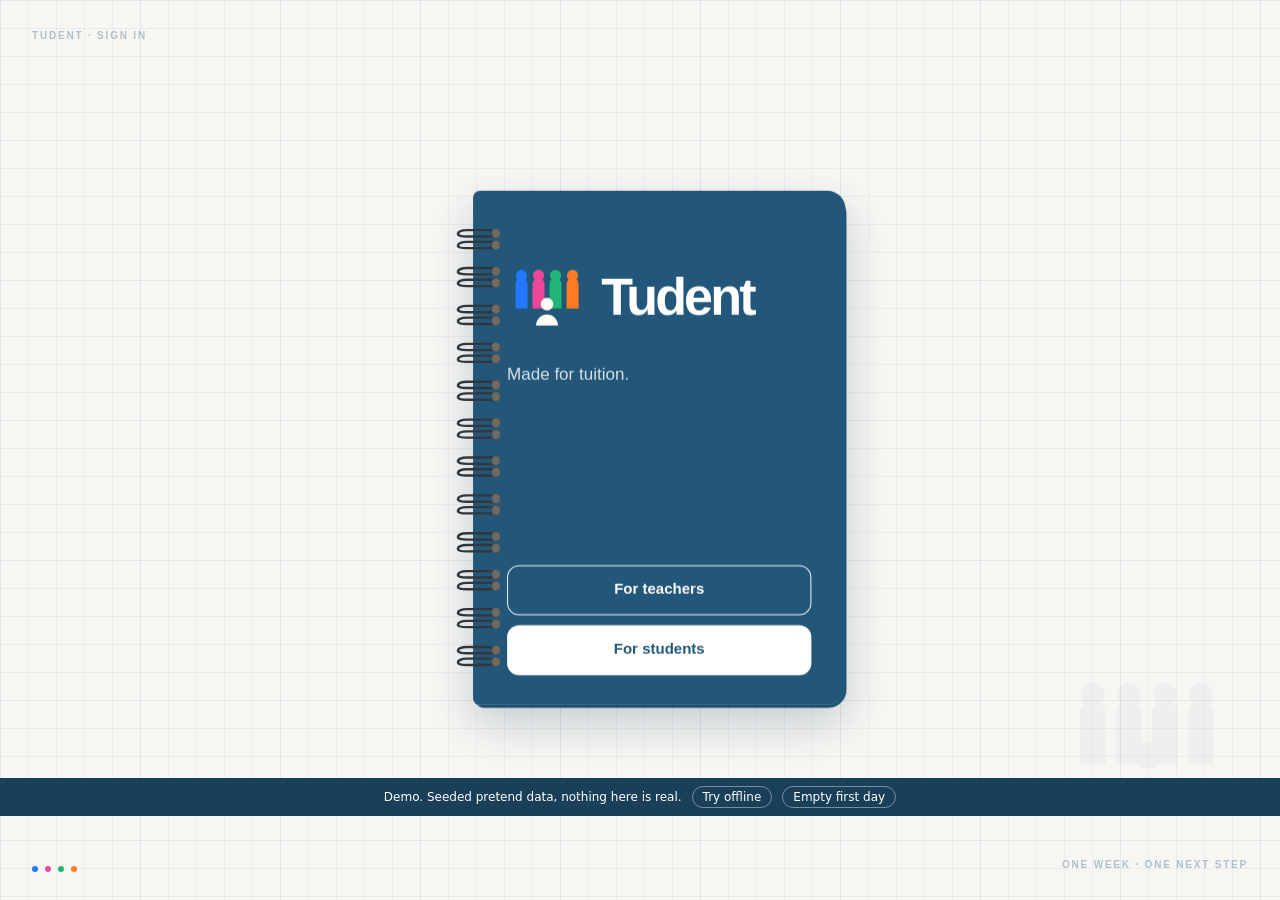
<file: app/index.html>
<!doctype html>
<html lang="en">
<head>
  <meta charset="UTF-8" />
  <meta name="viewport" content="width=device-width, initial-scale=1, viewport-fit=cover" />
  <meta name="theme-color" content="#f7f6f3" />
  <!-- Installability. The manifest, the icons and a service worker are the
       three things a browser wants before it will offer "Add to home screen".
       Icons are BUILD OUTPUT of packages/ui/icons: run scripts/build-icons.mjs,
       never hand-edit a PNG. Every one uses the SMALL CUT, because an icon is
       always small and the five-figure mark is illegible below about 64px
       (BRAND section 11, 2026-08-15). -->
  <link rel="manifest" href="./manifest.webmanifest" />
  <link rel="icon" href="./icons/favicon.svg" type="image/svg+xml" />
  <link rel="icon" href="./icons/favicon-32.png" sizes="32x32" type="image/png" />
  <link rel="icon" href="./icons/favicon-16.png" sizes="16x16" type="image/png" />
  <link rel="apple-touch-icon" href="./icons/apple-touch-icon.png" />
  <meta name="apple-mobile-web-app-capable" content="yes" />
  <meta name="apple-mobile-web-app-status-bar-style" content="default" />
  <meta name="apple-mobile-web-app-title" content="Tudent" />
  <title>Tudent</title>
  <script type="module" crossorigin src="./assets/index-2M0c4oi4.js"></script>
  <link rel="stylesheet" crossorigin href="./assets/index-BBIHwQDO.css">
</head>
<body>
  <div class="statusfill" aria-hidden="true"></div>
  <div id="app">
    <!-- Usable navigation BEFORE any enhancement: if no script ever runs,
         these ordinary links still route. The app replaces this node. -->
    <nav aria-label="Open Tudent" style="min-height:100dvh;display:flex;flex-direction:column;align-items:center;justify-content:center;gap:12px;padding:20px">
      <strong style="font-size:26px">Tudent</strong>
      <p>Made for tuition.</p>
      <a href="../teacher/" data-nojs-teacher>For teachers</a>
      <a href="#student" data-nojs-student>For students</a>
      <noscript><p>Tudent needs JavaScript to sign you in. The links above
      still take you to the right door.</p></noscript>
    </nav>
  </div>
</body>
</html>
</file>
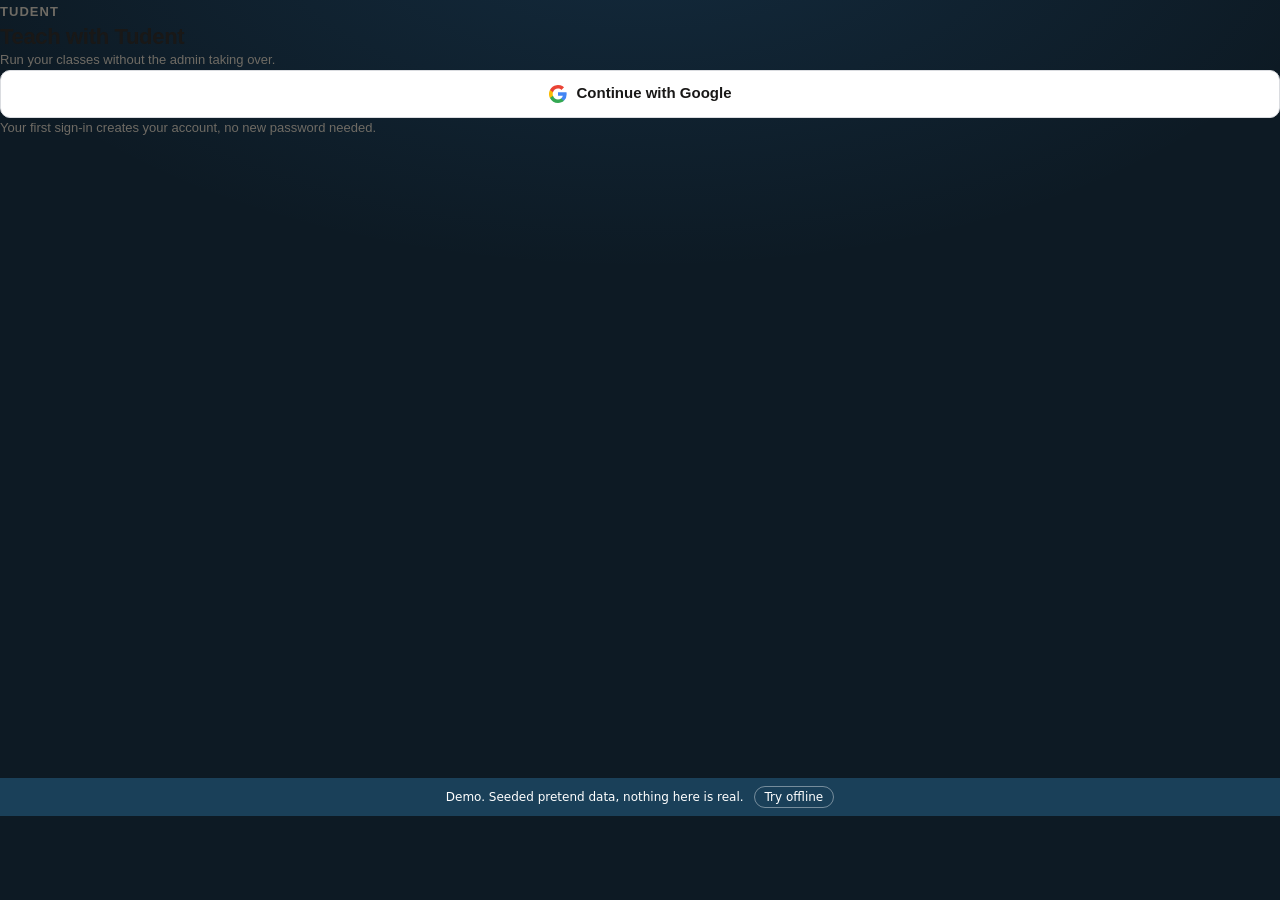
<file: teach/index.html>
<!doctype html>
<html lang="en">
<head>
  <meta charset="UTF-8" />
  <meta name="viewport" content="width=device-width, initial-scale=1, viewport-fit=cover" />
  <meta name="theme-color" content="#f7f6f3" />
  <!-- Installability. The manifest, the icons and a service worker are the
       three things a browser wants before it will offer "Add to home screen".
       Icons are BUILD OUTPUT of packages/ui/icons: run scripts/build-icons.mjs,
       never hand-edit a PNG. Every one uses the SMALL CUT, because an icon is
       always small and the five-figure mark is illegible below about 64px
       (BRAND section 11, 2026-08-15). -->
  <link rel="manifest" href="./manifest.webmanifest" />
  <link rel="icon" href="./icons/favicon.svg" type="image/svg+xml" />
  <link rel="icon" href="./icons/favicon-32.png" sizes="32x32" type="image/png" />
  <link rel="icon" href="./icons/favicon-16.png" sizes="16x16" type="image/png" />
  <link rel="apple-touch-icon" href="./icons/apple-touch-icon.png" />
  <meta name="apple-mobile-web-app-capable" content="yes" />
  <meta name="apple-mobile-web-app-status-bar-style" content="default" />
  <meta name="apple-mobile-web-app-title" content="Tudent" />
  <title>Tudent for teachers</title>
  
  <script type="module" crossorigin src="./assets/index-DZwVcvVC.js"></script>
  <link rel="stylesheet" crossorigin href="./assets/index-BBIHwQDO.css">
</head>
<body>
  <div class="statusfill" aria-hidden="true"></div>
  <div id="app"></div>
</body>
</html>
</file>
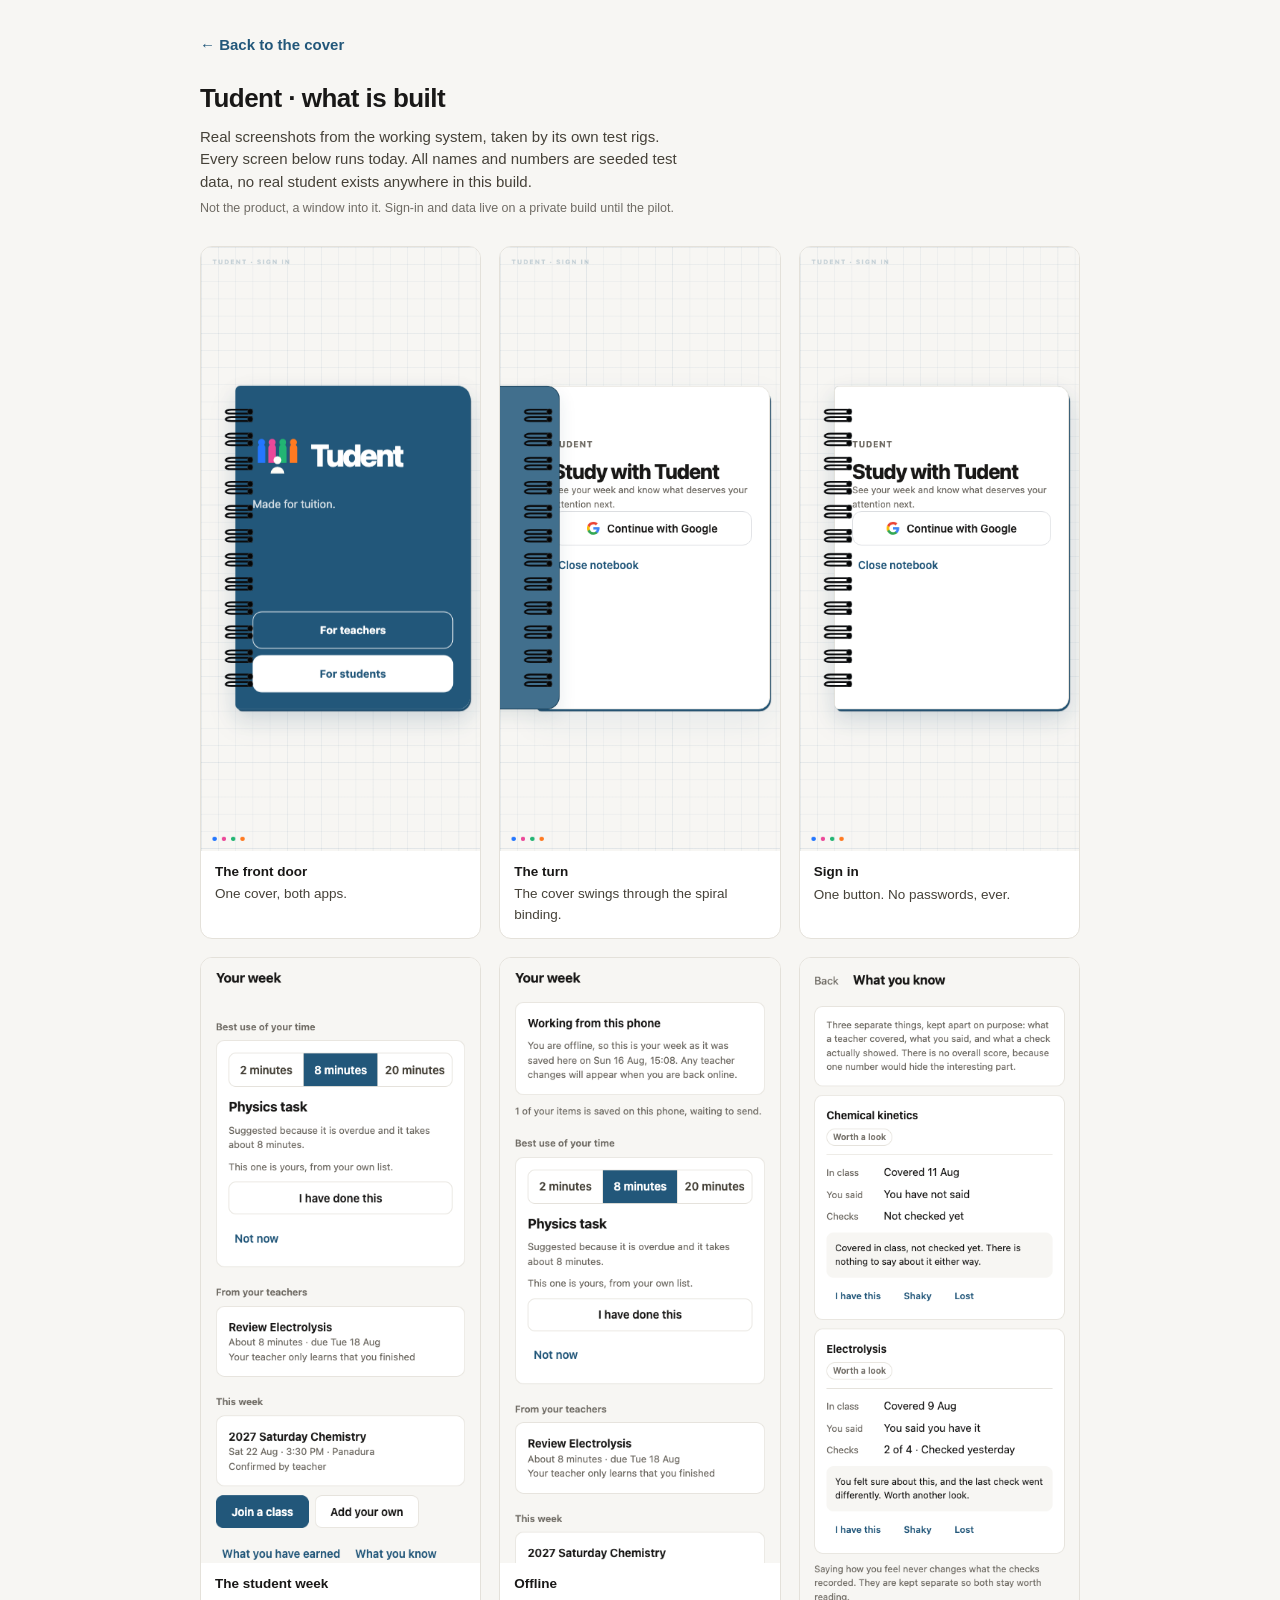
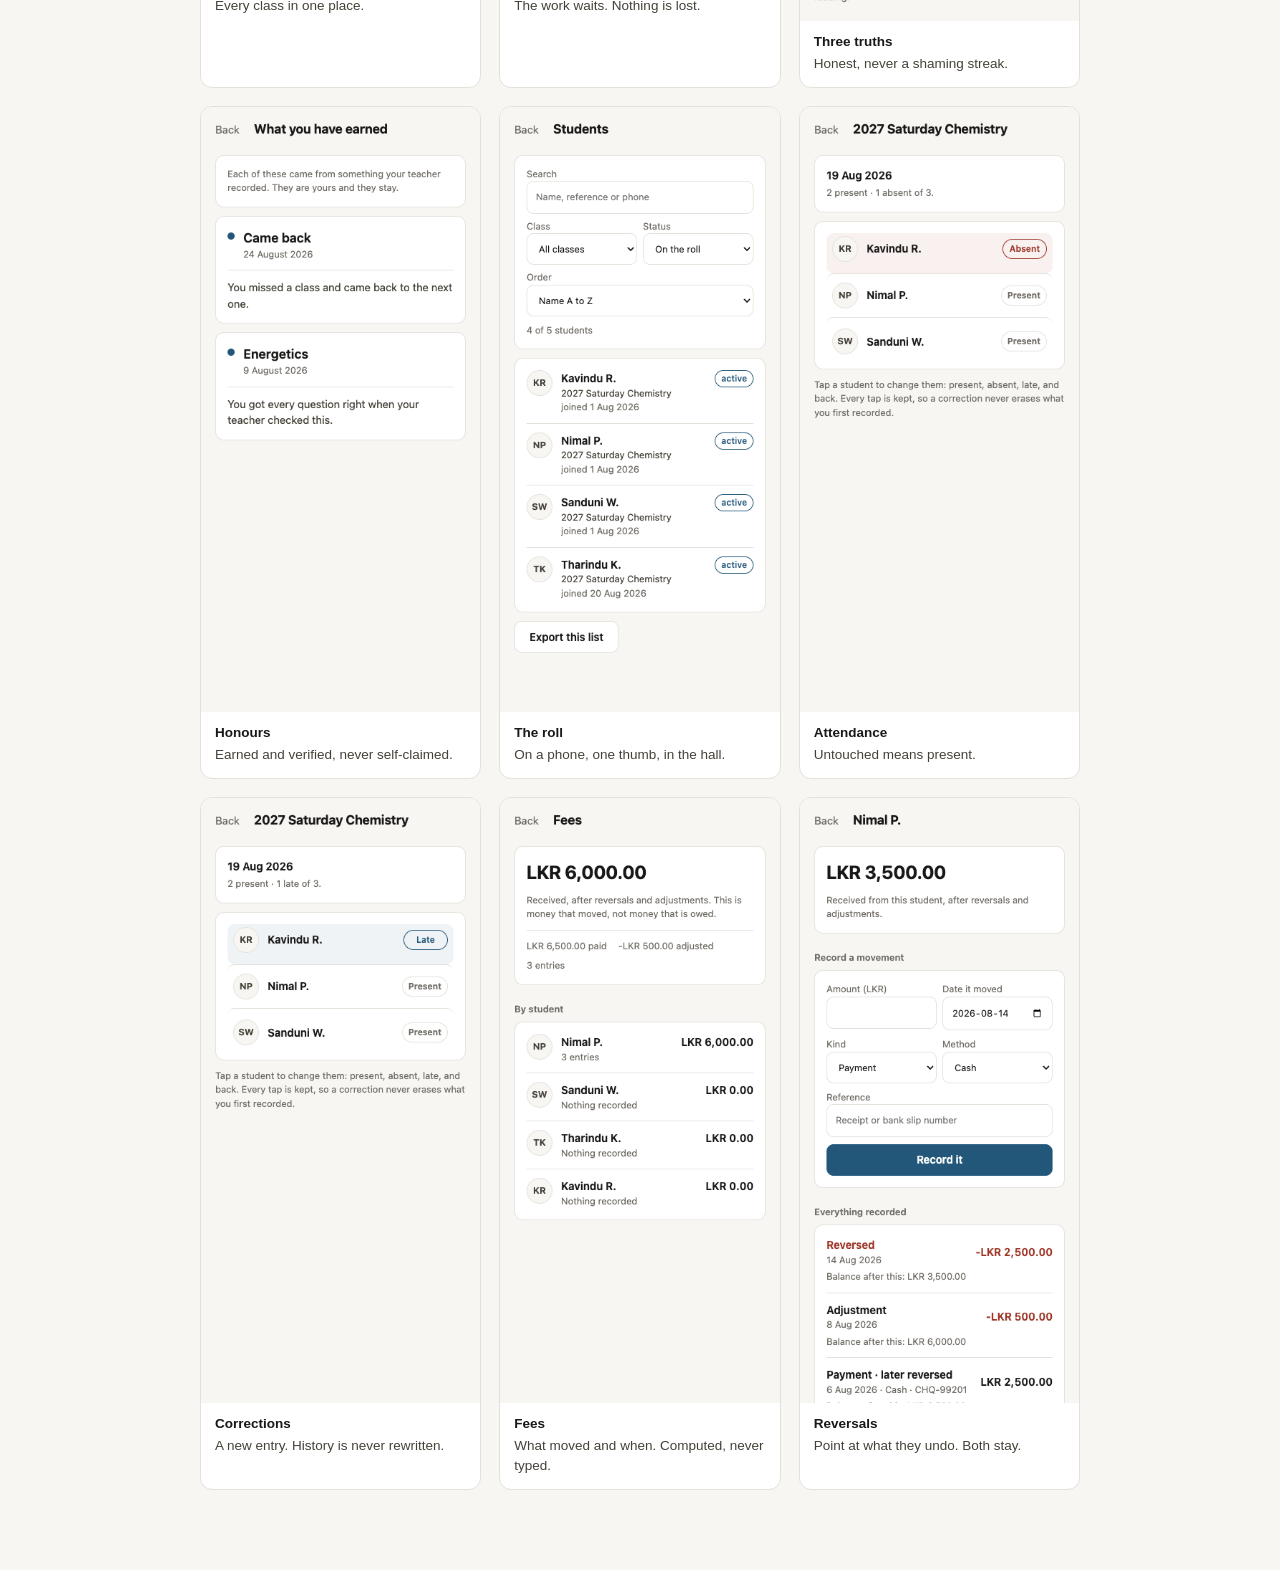
<file: tour/index.html>
<!doctype html>
<html lang="en">
<head>
<meta charset="utf-8">
<meta name="viewport" content="width=device-width, initial-scale=1">
<meta name="robots" content="noindex">
<title>Tudent · what is built</title>
<style>
:root{--bg:#f7f6f3;--ink:#191817;--ink2:#454138;--muted:#6f6b64;--accent:#22577a;--card:#fff;--line:#e4e1da}
*{box-sizing:border-box;margin:0;padding:0}
body{background:var(--bg);color:var(--ink);font:15px/1.5 -apple-system,"Segoe UI",Arial,sans-serif;padding:34px 16px 80px}
.w{max-width:880px;margin:0 auto}
h1{font-size:26px;letter-spacing:-.02em;font-weight:750}
.sub{color:var(--ink2);margin:8px 0 6px;max-width:60ch}
.note{font-size:12.5px;color:var(--muted);margin-bottom:28px}
.grid{display:grid;grid-template-columns:repeat(auto-fill,minmax(250px,1fr));gap:18px}
figure{background:var(--card);border:1px solid var(--line);border-radius:12px;overflow:hidden}
figure img{display:block;width:100%;height:auto}
figcaption{padding:11px 14px 13px;font-size:13.5px;color:var(--ink2)}
figcaption b{display:block;color:var(--ink);font-size:13.5px;margin-bottom:2px}
a.back{display:inline-block;margin-bottom:22px;color:var(--accent);font-weight:700;text-decoration:none}
</style>
</head>
<body>
<div class="w">
<a class="back" href="../">&larr; Back to the cover</a>
<h1>Tudent · what is built</h1>
<p class="sub">Real screenshots from the working system, taken by its own test
rigs. Every screen below runs today. All names and numbers are seeded test
data, no real student exists anywhere in this build.</p>
<p class="note">Not the product, a window into it. Sign-in and data live on a
private build until the pilot.</p>
<div class="grid">
<figure><img src="01.png" alt=""><figcaption><b>The front door</b>One cover, both apps.</figcaption></figure>
<figure><img src="02.png" alt=""><figcaption><b>The turn</b>The cover swings through the spiral binding.</figcaption></figure>
<figure><img src="03.png" alt=""><figcaption><b>Sign in</b>One button. No passwords, ever.</figcaption></figure>
<figure><img src="04.png" alt=""><figcaption><b>The student week</b>Every class in one place.</figcaption></figure>
<figure><img src="05.png" alt=""><figcaption><b>Offline</b>The work waits. Nothing is lost.</figcaption></figure>
<figure><img src="06.png" alt=""><figcaption><b>Three truths</b>Honest, never a shaming streak.</figcaption></figure>
<figure><img src="07.png" alt=""><figcaption><b>Honours</b>Earned and verified, never self-claimed.</figcaption></figure>
<figure><img src="08.png" alt=""><figcaption><b>The roll</b>On a phone, one thumb, in the hall.</figcaption></figure>
<figure><img src="09.png" alt=""><figcaption><b>Attendance</b>Untouched means present.</figcaption></figure>
<figure><img src="10.png" alt=""><figcaption><b>Corrections</b>A new entry. History is never rewritten.</figcaption></figure>
<figure><img src="11.png" alt=""><figcaption><b>Fees</b>What moved and when. Computed, never typed.</figcaption></figure>
<figure><img src="12.png" alt=""><figcaption><b>Reversals</b>Point at what they undo. Both stay.</figcaption></figure>
</div>
</div>
</body>
</html>
</file>
<file: app/assets/index-BBIHwQDO.css>
:root{--sat: env(safe-area-inset-top, 0px);--sab: env(safe-area-inset-bottom, 0px);--bg: #0d1a24;--bg-2: #122433;--card: #16293a;--surface-2: #1c3247;--ink: #f2f6f9;--ink-2: #9db2c4;--muted: #7893a9;--line: #22415a;--accent: #3d9be9;--accent-deep: #2b7fc4;--accent-ink: #08131c;--danger: #e36b5f;--good: #37c48b;--warn: #e2a33f;--role-personal: var(--accent);--role-attention: var(--accent)}:root[data-accent=multi]{--accent: #3d9be9;--accent-deep: #2b7fc4;--role-personal: #fb7c02;--role-attention: #f2789f}:root[data-accent=blue]{--accent: #3d9be9;--accent-deep: #2b7fc4}:root[data-accent=pink]{--accent: #f2789f;--accent-deep: #d1567e}:root[data-accent=green]{--accent: #34c78a;--accent-deep: #24a26e}:root[data-accent=orange]{--accent: #fb9d3c;--accent-deep: #d97e20}:root{--t-caption: 13px;--t-body: 15px;--t-title: 18px;--t-heading: 22px;--t-display: 26px;--track-title: -.01em;--track-heading: -.015em;--track-display: -.02em;--leading-body: 1.5;--leading-tight: 1.25;--s1: 4px;--s2: 8px;--s3: 12px;--s4: 16px;--s5: 20px;--s6: 24px;--s8: 32px;--gap: var(--s3);--gap-tight: var(--s2);--gap-sec: var(--s6);--ease: cubic-bezier(.2, 0, 0, 1);--dur-fast: .15s;--dur: .2s}*{box-sizing:border-box;margin:0}[hidden]{display:none!important}html{touch-action:manipulation;overscroll-behavior-y:none;-webkit-text-size-adjust:100%}body{background:var(--bg);background-image:radial-gradient(1200px 600px at 50% -10%,color-mix(in srgb,var(--accent) 13%,transparent),transparent 60%);color:var(--ink);font:var(--t-body)/var(--leading-body) -apple-system,BlinkMacSystemFont,"Segoe UI",Roboto,sans-serif;min-height:100dvh;overscroll-behavior-y:none;padding-bottom:calc(var(--s6) + var(--sab))}*{-webkit-tap-highlight-color:transparent}button,[role=button],a.btn{-webkit-touch-callout:none;-webkit-user-select:none;user-select:none}.statusfill{position:fixed;top:0;left:0;right:0;height:var(--sat);background:var(--bg);z-index:40}.entry-canvas,.book-scene{--bg: #f7f6f3;--card: #ffffff;--ink: #191817;--ink-2: #454138;--muted: #6f6b64;--line: #e4e1da;--accent: #22577a;--accent-deep: #1a4059;--accent-ink: #ffffff;--danger: #9c3325;color:var(--ink)}.entry-canvas .card,.book-scene .card{box-shadow:none;border-radius:12px}.entry-canvas .btn.primary,.book-scene .btn.primary{box-shadow:none;font-weight:600}.topbar{position:sticky;top:0;z-index:30;background:var(--bg);padding:calc(var(--s4) + var(--sat)) var(--s5) var(--s4);display:flex;align-items:baseline;gap:var(--s3)}.topbar h1{font-size:var(--t-title);font-weight:700;letter-spacing:var(--track-title);line-height:1.5}.topbar .back{border:0;background:none;color:var(--muted);font-size:var(--t-body);padding:var(--s1) var(--s2) var(--s1) 0;cursor:pointer}.page{max-width:560px;margin:0 auto;padding:var(--s1) var(--s5) 0}.page>*+*{margin-top:var(--gap)}.page>.sec{margin-top:var(--gap-sec)}.page>.sec+*{margin-top:var(--gap-tight)}@keyframes page-enter{0%{opacity:0;transform:translateY(6px)}to{opacity:1;transform:translateY(0)}}.page>*{animation:page-enter var(--dur) var(--ease) both}.lede{font-size:var(--t-heading);font-weight:750;letter-spacing:var(--track-heading);line-height:var(--leading-tight);max-width:26ch}.sec{font-size:var(--t-caption);font-weight:600;color:var(--muted)}.hint{font-size:var(--t-caption);color:var(--muted)}.strong{font-weight:650}.card{background:var(--card);border:1px solid var(--line);border-radius:16px;padding:var(--s4);box-shadow:0 10px 26px #00000047,inset 0 1px #ffffff0d}.card.primary{border:1.5px solid var(--accent);box-shadow:0 6px 18px color-mix(in srgb,var(--accent) 10%,transparent)}.plain-list{display:flex;flex-direction:column}.plain-list>*{padding:var(--s3) 0;border-top:1px solid var(--line)}.plain-list>:first-child{border-top:0}.li-row{display:flex;align-items:flex-start;gap:var(--s3);padding:var(--s3) 0;border-top:1px solid var(--line);font-size:var(--t-caption);color:var(--ink-2);text-align:left}.li-row:first-of-type{border-top:0}.li-icon{width:18px;height:18px;flex:none;margin-top:1px;color:var(--muted)}.card>*+*{margin-top:calc(var(--s2) + 2px)}.row{display:flex;align-items:center;justify-content:space-between;gap:var(--s3)}.row .grow{flex:1;min-width:0}.list{display:flex;flex-direction:column}.list>*{padding:var(--s3) 0;border-top:1px solid var(--line)}.list>:first-child{border-top:0;padding-top:0}.list>:last-child{padding-bottom:0}.list>.today{padding-block:var(--s4)}.today .strong{font-size:var(--t-title);font-weight:700;letter-spacing:var(--track-title)}.today .strong+.hint{color:var(--accent);font-weight:600}.empty{text-align:center;padding:var(--s8) var(--s4);font-size:var(--t-body);color:var(--muted);max-width:30ch;margin-inline:auto}.qr-card{display:flex;flex-direction:column;align-items:center;gap:var(--s2)}.qr-box{width:220px;max-width:100%;background:#fff;color:#000;border-radius:12px;padding:var(--s3)}.qr-box svg{display:block;width:100%;height:auto}.accent-choices{display:flex;flex-wrap:wrap;gap:var(--s2)}.accent-choice{min-height:44px;display:inline-flex;align-items:center;gap:var(--s2);padding:0 var(--s3);border:1px solid var(--line);border-radius:14px;background:var(--card);color:var(--ink-2);font:inherit;font-weight:650;font-size:var(--t-caption)}.accent-choice[aria-pressed=true]{border-color:var(--accent);color:var(--ink);box-shadow:0 0 0 2px color-mix(in srgb,var(--accent) 34%,transparent)}.accent-swatch{--sw: var(--accent);width:16px;height:16px;border-radius:50%;flex:0 0 auto;background:var(--sw)}.accent-swatch.multi{width:38px;border-radius:6px;background:linear-gradient(90deg,#3d9be9 0,#3d9be9 25%,#f2789f 25%,#f2789f 50%,#34c78a 50%,#34c78a 75%,#fb9d3c 75%)}.sec{display:flex;align-items:center;gap:var(--s2);letter-spacing:.1em;text-transform:uppercase;font-size:12px}.sec:after{content:"";flex:1;height:1px;background:var(--line)}.hero{position:relative;overflow:hidden;border-radius:20px;padding:var(--s5);background:linear-gradient(155deg,color-mix(in srgb,var(--accent) 30%,#0f2233),color-mix(in srgb,var(--accent) 14%,#0d1a24) 62%,color-mix(in srgb,var(--accent) 9%,#0d1a24));border:1px solid color-mix(in srgb,var(--accent) 42%,var(--line));box-shadow:0 18px 40px #0000006b,inset 0 1px #ffffff12}.hero:after{content:"";position:absolute;inset:-40% -30% auto auto;width:260px;height:260px;pointer-events:none;background:radial-gradient(circle,color-mix(in srgb,var(--accent) 34%,transparent),transparent 62%)}.hero .eyebrow{display:flex;align-items:center;gap:7px;font-size:11.5px;font-weight:750;letter-spacing:.1em;text-transform:uppercase;color:#8ecbff;margin-bottom:var(--s3)}.hero h2,.hero .h2{font-size:23px;line-height:1.5;letter-spacing:-.02em;font-weight:750}.hero .meta{margin-top:5px;font-size:13.5px;color:color-mix(in srgb,var(--ink) 82%,var(--accent))}.hero .btn-row{margin-top:var(--s4)}.dot{width:7px;height:7px;border-radius:50%;background:var(--good);box-shadow:0 0 0 4px #37c48b2e}.stats{display:grid;grid-template-columns:repeat(3,1fr);gap:10px}.stat{background:var(--card);border:1px solid var(--line);border-radius:16px;padding:13px 12px}.stat b{display:block;font-size:21px;font-weight:750;letter-spacing:-.02em}.stat span{display:block;font-size:11.5px;color:var(--muted);margin-top:2px}.stat.good b{color:var(--good)}.stat.warn b{color:var(--warn)}.ico{width:40px;height:40px;border-radius:12px;flex:0 0 auto;background:var(--surface-2);border:1px solid var(--line);display:grid;place-items:center;color:#8ecbff}.pill{font-size:11px;font-weight:750;padding:3px 9px;border-radius:20px;flex:0 0 auto;border:1px solid var(--line);color:var(--ink-2)}.pill.on{background:#37c48b26;color:var(--good);border-color:#37c48b4d}.pill.due{background:#e2a33f24;color:var(--warn);border-color:#e2a33f4d}.money-card .big{font-size:30px;font-weight:750;letter-spacing:-.02em}.split-bar{height:8px;border-radius:5px;background:var(--surface-2);overflow:hidden;margin-top:13px;display:flex}.split-bar i{display:block;height:100%}.legend{display:flex;gap:14px;margin-top:9px;font-size:12px;color:var(--ink-2);flex-wrap:wrap}.legend em{font-style:normal;display:inline-flex;align-items:center;gap:6px}.legend .sw{width:9px;height:9px;border-radius:3px;display:inline-block}label{display:block;font-size:var(--t-caption);color:var(--muted)}label>*+*{margin-top:var(--s1)}input,select{width:100%;font:inherit;color:var(--ink);background:var(--card);border:1px solid var(--line);border-radius:10px;padding:var(--s3)}select{padding-right:calc(var(--s3) + 18px);text-overflow:ellipsis;white-space:nowrap;overflow:hidden}input:focus-visible,select:focus-visible,button:focus-visible{outline:2px solid var(--accent);outline-offset:1px}@media (pointer: coarse){input,select{font-size:16px!important}}.field-pair{display:flex;gap:var(--s2)}.field-pair>*{flex:1;min-width:0}button{font:inherit;cursor:pointer}@media (max-width: 480px){.btn-row{flex-direction:column;align-items:stretch}.btn-row>.btn{width:100%}}.section-nav{display:flex;flex-wrap:wrap;gap:var(--s1) var(--s3)}.section-nav .btn{min-height:44px}button,.btn,[role=button]{transition:transform var(--dur-fast) var(--ease),opacity var(--dur-fast) var(--ease)}button:active,.btn:active,[role=button]:active{transform:scale(.97)}.btn{display:inline-flex;align-items:center;justify-content:center;min-height:44px;padding:0 var(--s5);border-radius:10px;border:1px solid var(--line);background:var(--card);color:var(--ink);font-weight:600;text-decoration:none}.btn.primary{background:var(--accent);border-color:var(--accent);color:var(--accent-ink);font-weight:750;box-shadow:0 8px 20px #2f86cc59}.btn.quiet{border:0;background:none;color:var(--accent);padding:0 var(--s2);min-height:44px}.btn.danger-quiet{border:0;background:none;color:var(--danger);padding:0 var(--s2);min-height:44px}.btn.full{width:100%}.btn[disabled]{opacity:.5;cursor:default;transform:none}.btn-row{display:flex;gap:var(--s2);flex-wrap:wrap}.seg{display:flex;width:100%;border:1px solid var(--line);border-radius:10px;overflow:hidden;background:var(--card)}.seg>button{flex:1 1 0;min-width:0;min-height:44px;border:0;background:none;color:var(--ink-2);font-weight:600;font-size:var(--t-body)}.seg>button+button{border-left:1px solid var(--line)}.seg>button[aria-pressed=true]{background:var(--accent);color:var(--accent-ink)}.reco-title{font-size:var(--t-title);font-weight:700;letter-spacing:var(--track-title);line-height:var(--leading-tight);margin-top:var(--s4)}.tag{display:inline-block;font-size:12px;font-weight:600;padding:2px var(--s2);border-radius:999px;border:1px solid var(--line);color:var(--muted)}.tag.moved,.tag.extra{border-color:var(--accent);color:var(--accent)}.tag.cancelled{text-decoration:none;color:var(--danger);border-color:currentColor}.notice{font-size:var(--t-caption);color:var(--muted)}.error{font-size:var(--t-caption);color:var(--danger)}.code-display{font-size:var(--t-display);font-weight:700;letter-spacing:.06em;font-variant-numeric:tabular-nums;user-select:text;-webkit-user-select:text}.auth-wrap{min-height:calc(100dvh - var(--sat));display:flex;align-items:center;justify-content:center;padding:calc(var(--s4) + var(--sat)) var(--s4) calc(var(--s4) + var(--sab))}.auth-card{width:420px;max-width:94vw}.auth-card>*+*{margin-top:var(--s3)}@media (prefers-reduced-motion: reduce){*{animation:none!important;transition:none!important}}:root{--turn-duration: 2.5s;--turn-ease: cubic-bezier(.65, 0, .35, 1);--hinge-x: 20px;--cover-inside: color-mix(in srgb, var(--accent) 86%, #ffffff);--nb-radius: 18px}.entry-canvas{position:fixed;top:0;right:0;bottom:0;left:0;z-index:0;display:grid;place-items:center;padding:max(24px,env(safe-area-inset-top)) max(12px,env(safe-area-inset-right)) max(24px,env(safe-area-inset-bottom)) max(12px,env(safe-area-inset-left));background-color:var(--bg);background-image:linear-gradient(rgba(34,87,122,.045) 1px,transparent 1px),linear-gradient(90deg,rgba(34,87,122,.045) 1px,transparent 1px),linear-gradient(rgba(34,87,122,.055) 1px,transparent 1px),linear-gradient(90deg,rgba(34,87,122,.055) 1px,transparent 1px);background-size:140px 140px,140px 140px,28px 28px,28px 28px;overflow-x:clip}.paper-chrome{position:absolute;top:0;right:0;bottom:0;left:0;overflow:hidden;color:color-mix(in srgb,var(--accent) 34%,transparent);pointer-events:none}.paper-index,.paper-caption{position:absolute;margin:0;font-size:10px;font-weight:760;letter-spacing:.18em;text-transform:uppercase}.paper-index{top:28px;left:32px}.paper-caption{right:32px;bottom:28px;text-align:right}.paper-swatches{position:absolute;left:32px;bottom:28px;display:flex;gap:7px}.paper-swatches i{width:6px;height:6px;border-radius:50%}.paper-swatches i:nth-child(1){background:#2477ff}.paper-swatches i:nth-child(2){background:#ec4899}.paper-swatches i:nth-child(3){background:#22b573}.paper-swatches i:nth-child(4){background:#ff7a21}.paper-watermark{position:absolute;right:max(40px,calc(50% - 640px));bottom:88px;width:190px;height:144px;opacity:.035}.paper-watermark *{fill:var(--accent)}.paper-watermark .watermark-cutout{fill:var(--bg)}.entry-shell{position:relative;z-index:1;width:min(calc(100vw - 24px),430px)}.scene{position:relative;width:min(100%,calc(76dvh - 79px));margin-inline:auto;padding:10px 10px 14px 30px;perspective:1450px;perspective-origin:22% 50%;overflow:visible}.notebook{position:relative;width:100%;aspect-ratio:.76;transform-style:preserve-3d}.scene[data-turning=true] .cover{will-change:transform}.scene[data-turning=true] .page-content,.scene[data-turning=true] .cover{pointer-events:none}.page-stack,.signin-page,.cover{position:absolute;top:0;right:0;bottom:0;left:18px;border-radius:7px var(--nb-radius) var(--nb-radius) 7px}.page-stack{transform:translate(3px,4px) translateZ(-7px);background:var(--accent);border:1px solid var(--accent-deep)}.signin-page{display:flex;flex-direction:column;justify-content:center;padding:40px 34px 36px 78px;overflow:hidden;background:var(--card);border:1px solid var(--line);box-shadow:0 18px 45px color-mix(in srgb,var(--accent) 8%,transparent);transform:translateZ(0);backface-visibility:hidden;-webkit-backface-visibility:hidden}.page-content{opacity:1;transform:none;pointer-events:none}.scene[data-state=open] .page-content,.scene[data-state=settled] .page-content{pointer-events:auto}.cover{transform-origin:var(--hinge-x) 50%;transform-style:preserve-3d;transform:translateZ(1px) rotateY(0);transition:transform var(--turn-duration) var(--turn-ease)}.scene[data-state=open] .cover,.scene[data-state=settled] .cover{transform:translateZ(-1px) rotateY(-360deg);pointer-events:none}.scene[data-state=settled] .cover{transition:none}.cover-face{position:absolute;top:0;right:0;bottom:0;left:0;overflow:hidden;border-radius:7px var(--nb-radius) var(--nb-radius) 7px;backface-visibility:hidden;-webkit-backface-visibility:hidden}.cover-front{display:flex;flex-direction:column;padding:72px 34px 30px;color:var(--accent-ink);background:var(--accent);transform:translateZ(.4px);box-shadow:0 18px 42px color-mix(in srgb,var(--accent-deep) 16%,transparent)}.cover-back{transform:rotateY(180deg) translateZ(.4px);background:var(--cover-inside);border:1px solid var(--accent-deep);box-shadow:0 16px 36px color-mix(in srgb,var(--accent-deep) 12%,transparent)}.spiral{position:absolute;z-index:20;top:32px;bottom:36px;left:30px;width:48px;display:block;pointer-events:none}.spiral-svg{width:100%;height:100%;overflow:visible}.coil-wire{fill:none;stroke:#33363c;stroke-width:2.6;stroke-linecap:round;stroke-linejoin:round;vector-effect:non-scaling-stroke}.coil-hole{fill:#6f6b64;stroke:#5c5952;stroke-width:.8;vector-effect:non-scaling-stroke}.brand-lockup{display:flex;align-items:center;gap:16px;width:max-content;max-width:100%;margin-bottom:18px}.brand-symbol{width:78px;height:auto;flex:0 0 auto;overflow:visible}.brand-name{margin:0;font-size:clamp(40px,10vw,52px);line-height:.95;letter-spacing:-.055em;font-weight:780}.cover-tagline{max-width:260px;margin:14px 0 0;color:color-mix(in srgb,var(--accent-ink) 82%,transparent);font-size:17px;line-height:1.4}.choices{display:grid;gap:10px;margin-top:auto}.choice{min-height:50px;display:grid;place-items:center;border:1.5px solid color-mix(in srgb,var(--accent-ink) 94%,transparent);border-radius:12px;color:var(--accent-ink);background:transparent;text-decoration:none;font-weight:700;cursor:pointer;transition:transform .12s ease,background-color .12s ease}.choice.primary{color:var(--accent);background:var(--accent-ink)}.choice:active{transform:scale(.985)}.choice:focus-visible,.signin-page .btn:focus-visible{outline:3px solid #ffb35f;outline-offset:3px}.page-wordmark{color:var(--muted);font-size:13px;font-weight:750;letter-spacing:.08em;text-transform:uppercase}.signin-page .page-wordmark{position:absolute;top:26px;left:78px}.signin-page .lede{margin:0;font-size:31px;line-height:1.1;letter-spacing:-.035em}.signin-page>.hint{margin:18px 0 36px;font-size:16px;line-height:1.55;max-width:30ch}.signin-page .signin-support{margin-top:16px;max-width:34ch}@media (max-width: 720px){.paper-caption,.paper-watermark{display:none}.paper-index{top:max(14px,env(safe-area-inset-top));left:max(16px,env(safe-area-inset-left));font-size:9px;opacity:.72}.paper-swatches{left:max(16px,env(safe-area-inset-left));bottom:max(14px,env(safe-area-inset-bottom))}}@media (max-width: 480px){.entry-canvas{padding:max(14px,env(safe-area-inset-top)) max(8px,env(safe-area-inset-right)) max(14px,env(safe-area-inset-bottom)) max(8px,env(safe-area-inset-left));background-size:120px 120px,120px 120px,24px 24px,24px 24px}.entry-shell{width:min(100%,390px)}.scene{--hinge-x: 17.5px;padding:6px 6px 10px 24px;perspective:1250px;perspective-origin:18% 50%}.notebook{width:min(100%,calc(76dvh - 43px))}.page-stack,.signin-page,.cover{top:0;right:0;bottom:0;left:16px;border-radius:6px 16px 16px 6px}.cover-front{padding:clamp(54px,9dvh,68px) 24px 24px}.signin-page{padding:30px 22px 30px 64px}.signin-page .page-wordmark{top:20px;left:64px}.cover-front{box-shadow:0 12px 28px color-mix(in srgb,var(--accent-deep) 13%,transparent)}.cover-back{box-shadow:0 10px 24px color-mix(in srgb,var(--accent-deep) 10%,transparent)}.spiral{top:24px;bottom:28px;left:24px;width:43px}.coil-wire{stroke-width:1.8}.brand-lockup{gap:13px;margin-bottom:16px}.brand-symbol{width:68px}.brand-name{font-size:clamp(38px,11vw,46px)}.cover-tagline{margin-top:12px;font-size:15.5px}.choices{gap:9px}.choice{min-height:52px;border-radius:13px}.page-wordmark{font-size:12px}.signin-page .lede{font-size:29px}.signin-page>.hint{margin:16px 0 30px;font-size:15px}.signin-page .btn{min-height:54px;border-radius:13px}}@media (max-width: 340px){.scene{padding-left:20px}.cover-front,.signin-page{padding-inline:20px}.brand-name{font-size:38px}.signin-page .lede{font-size:27px}}@media (max-height: 520px){.paper-index,.paper-swatches{display:none}}@media (max-height: 660px){.entry-shell{width:min(calc(100vw - 16px),350px)}.cover-front,.signin-page{padding-top:clamp(46px,8dvh,58px)}}@media (max-height: 500px) and (orientation: landscape){.notebook{width:min(100%,calc(76dvh - 21px))}}@media (prefers-reduced-motion: reduce){.cover{transform:none!important;transition:opacity .17s linear}.scene[data-state=open] .cover,.scene[data-state=settled] .cover{opacity:0;pointer-events:none}.notebook{transform:none!important;transition:none!important}}.scene[data-presentation=plain]{padding:0;perspective:none}.scene[data-presentation=plain] .notebook{aspect-ratio:auto}.scene[data-presentation=plain] .cover,.scene[data-presentation=plain] .page-stack,.scene[data-presentation=plain] .spiral{display:none}.scene[data-presentation=plain] .signin-page{position:static}.toolbar{display:flex;flex-wrap:wrap;gap:var(--s2);align-items:flex-end}.toolbar>*{flex:1 1 140px;min-width:0}.toolbar .grow-2{flex:2 1 200px}.count-line{font-size:var(--t-caption);color:var(--muted);font-variant-numeric:tabular-nums}.roster-row{display:flex;align-items:flex-start;gap:var(--s3);width:100%;text-align:left;background:none;border:0;padding:var(--s3) 0;border-top:1px solid var(--line);color:inherit;font:inherit}.roster-row:first-child{border-top:0;padding-top:0}.roster-row .grow{flex:1;min-width:0}.roster-name{display:-webkit-box;-webkit-box-orient:vertical;-webkit-line-clamp:2;font-weight:650;overflow:hidden;white-space:normal;overflow-wrap:anywhere}.roster-meta,.roster-sub{display:block;overflow:hidden;text-overflow:ellipsis;white-space:nowrap}.roster-meta{font-size:var(--t-caption);color:var(--ink-2)}.roster-sub{font-size:var(--t-caption);color:var(--muted)}.roster-av{width:36px;height:36px;flex:none;border-radius:999px;background:var(--bg);border:1px solid var(--line);display:flex;align-items:center;justify-content:center;font-size:var(--t-caption);font-weight:650;color:var(--ink-2)}.status-tag{font-size:12px;font-weight:600;padding:2px var(--s2);border-radius:999px;border:1px solid var(--line);color:var(--muted);white-space:nowrap}.status-tag.is-active{border-color:var(--accent);color:var(--accent)}.status-tag.is-ended{border-color:var(--danger);color:var(--danger)}.roster-table{display:none}@media (min-width: 900px){.phone-only{display:none}}@media (max-width: 899px){body.detail-open .roster-pane,body.detail-open #r-export{display:none}}@media (min-width: 900px){.page{max-width:1040px}.roster-list{display:none}.roster-table{display:table;width:100%;border-collapse:collapse}.roster-table th,.roster-table td{text-align:left;padding:var(--s3) var(--s2);border-bottom:1px solid var(--line);font-size:var(--t-body)}.roster-table th{font-size:var(--t-caption);font-weight:600;color:var(--muted);border-bottom:1px solid var(--line)}.roster-table th button{background:none;border:0;padding:0;font:inherit;color:inherit;cursor:pointer;display:inline-flex;gap:4px;align-items:center}.roster-table tbody tr{cursor:pointer}.roster-table tbody tr:hover{background:var(--bg)}.roster-table td.num{font-variant-numeric:tabular-nums}}.roll-day{font-weight:650}.roll-turnout{color:var(--muted);font-size:var(--t-caption);margin-top:var(--s1)}.roll-row{display:flex;align-items:center;gap:var(--s3);width:100%;text-align:left;min-height:56px;background:none;border:0;padding:var(--s3) var(--s2);border-top:1px solid var(--line);color:inherit;font:inherit;border-radius:10px;transition:background-color var(--dur-fast) var(--ease)}.roll-row:first-child{border-top:0}.roll-row:active{background:var(--bg)}.roll-row .grow{flex:1;min-width:0}.mark-tag{font-size:12px;font-weight:650;padding:4px var(--s2);border-radius:999px;border:1px solid var(--line);color:var(--muted);white-space:nowrap;min-width:62px;text-align:center}.mark-tag.is-unmarked,.mark-tag.is-present{border-color:var(--line);color:var(--muted)}.mark-tag.is-absent{border-color:var(--danger);color:var(--danger)}.mark-tag.is-late{border-color:var(--accent);color:var(--accent)}.roll-row.is-absent{background:color-mix(in srgb,var(--danger) 7%,transparent)}.roll-row.is-late{background:color-mix(in srgb,var(--accent) 7%,transparent)}.history-block{margin-top:var(--s4);border-top:1px solid var(--line);padding-top:var(--s3)}@media (min-width: 900px){.roll-list{max-width:520px}}.kpi-figure{font-size:var(--t-display);font-weight:700;font-variant-numeric:tabular-nums;letter-spacing:-.01em}.kpi-split{display:flex;flex-wrap:wrap;gap:var(--s2) var(--s4);margin-top:var(--s3);padding-top:var(--s3);border-top:1px solid var(--line);font-size:var(--t-caption);color:var(--muted)}.money{font-variant-numeric:tabular-nums;font-weight:650;white-space:nowrap}.money.is-negative,.kpi-split .is-negative{color:var(--danger)}.fee-line{padding:var(--s3) 0;border-top:1px solid var(--line)}.fee-line:first-child{border-top:0}.fee-line.is-reversal .roster-name{color:var(--danger)}.fee-foot{margin-top:var(--s1);align-items:center}.btn.small{padding:4px var(--s3);font-size:var(--t-caption);min-height:32px}.truth-card{position:relative}.truths{display:grid;gap:var(--s2);margin-top:var(--s3);padding-top:var(--s3);border-top:1px solid var(--line)}.truth{display:flex;gap:var(--s3);align-items:baseline}.truth-label{flex:none;min-width:68px;font-size:var(--t-caption);color:var(--muted)}.truth-value{flex:1;font-size:var(--t-body)}.refresh-tag{display:inline-block;margin-top:var(--s2);font-size:12px;font-weight:600;padding:2px var(--s2);border-radius:999px;border:1px solid var(--line);color:var(--muted)}.truth-gap{margin-top:var(--s3);padding:var(--s3);background:var(--bg);border-radius:10px;font-size:var(--t-caption);line-height:1.5}@media (min-width: 900px){.truth-label{min-width:84px}}.honour-head{display:flex;align-items:flex-start;gap:var(--s3)}.honour-head .grow{flex:1;min-width:0}.honour-dot{flex:none;width:10px;height:10px;margin-top:6px;border-radius:999px;background:var(--accent)}.honour-title{display:block;font-weight:650;font-size:var(--t-title)}.honour-when{display:block;font-size:var(--t-caption);color:var(--muted)}.honour-reason{margin-top:var(--s3);padding-top:var(--s3);border-top:1px solid var(--line);font-size:var(--t-body);color:var(--ink-2)}.join-as{margin-top:var(--s3);padding:var(--s3);background:var(--bg);border-radius:10px}.join-as-q{font-size:var(--t-body)}.join-as .hint{margin-top:var(--s2)}.join-as-photo{display:block;width:40px;height:40px;border-radius:50%;margin-bottom:var(--s2)}.tabbar{position:fixed;left:var(--s3);right:var(--s3);bottom:calc(var(--s2) + var(--sab));z-index:35;display:grid;grid-auto-flow:column;grid-auto-columns:1fr;padding:5px;border:1px solid var(--line);border-radius:20px;background:color-mix(in srgb,var(--bg) 88%,transparent);backdrop-filter:blur(14px);-webkit-backdrop-filter:blur(14px);box-shadow:0 10px 30px #00000057}.tabbar button{min-height:52px;display:grid;place-items:center;align-content:center;gap:3px;border:0;background:none;color:var(--muted);font:inherit;font-size:10.5px;font-weight:650;border-radius:16px;cursor:pointer;transition:color var(--dur-fast) var(--ease),background var(--dur-fast) var(--ease)}.tabbar button svg{width:20px;height:20px;display:block}.tabbar button[aria-current=page]{color:var(--accent);background:color-mix(in srgb,var(--accent) 12%,transparent)}.tabbar button:active{transform:scale(.96)}body.has-tabbar{padding-bottom:calc(100px + var(--sab))}.btn:active{transform:scale(.975)}.card.tappable,.row[role=link],.roster-row,.roll-row{transition:transform var(--dur-fast) var(--ease),background var(--dur-fast) var(--ease)}.card.tappable:active,.row[role=link]:active,.roster-row:active,.roll-row:active{transform:scale(.99);background:color-mix(in srgb,var(--accent) 7%,var(--card))}@view-transition{navigation: auto;}::view-transition-old(root){animation:vt-out .14s var(--ease) both}::view-transition-new(root){animation:vt-in .19s var(--ease) both}@keyframes vt-out{to{opacity:0;transform:translateY(-4px)}}@keyframes vt-in{0%{opacity:0;transform:translateY(8px)}}.skeleton{background:color-mix(in srgb,var(--ink) 8%,var(--card));border-radius:8px;height:1em}.skeleton.line-2{width:62%;margin-top:var(--s2)}.skeleton.block{height:76px;border-radius:14px}@media (prefers-reduced-motion: no-preference){.skeleton{animation:skel 1.4s var(--ease) infinite}@keyframes skel{50%{opacity:.55}}}@media (prefers-reduced-motion: reduce){.tabbar button:active,.btn:active,.card.tappable:active,.row[role=link]:active,.roster-row:active,.roll-row:active{transform:none}::view-transition-old(root),::view-transition-new(root){animation:none}}@media print{.topbar,.tabbar,.btn,.btn-row,.section-nav,.accent-choices,[data-demo-ribbon],.qr-card,.hero:after{display:none!important}[data-print-hide]{display:none!important}:root{--bg: #ffffff;--bg-2: #ffffff;--card: #ffffff;--surface-2: #f2f2f2;--ink: #111111;--ink-2: #333333;--muted: #555555;--line: #cccccc;--accent: #111111;--accent-deep: #111111;--accent-ink: #ffffff;--good: #111111;--warn: #111111;--danger: #111111}body{background:#fff!important;background-image:none!important;color:#111;padding:0!important}.card,.hero,.stat{box-shadow:none!important;border:1px solid #ccc!important;background:#fff!important;break-inside:avoid}.page{max-width:none;padding:0}.page>*{animation:none!important}.sec{color:#111}.page{display:flex;flex-direction:column}.print-head{display:block!important;order:-100}.print-foot{display:block!important;order:100}.print-head p:first-child{font-size:16px;font-weight:700}@page{margin:14mm}}.print-head,.print-foot{display:none}.print-summary{margin-top:var(--s3)}.print-summary p{display:flex;justify-content:space-between;gap:var(--s4);padding:4px 0;border-bottom:1px solid var(--line)}.said{border-left:2px solid var(--line);padding-left:var(--s3);color:var(--ink-2)}
</file>
<file: teach/assets/index-BBIHwQDO.css>
:root{--sat: env(safe-area-inset-top, 0px);--sab: env(safe-area-inset-bottom, 0px);--bg: #0d1a24;--bg-2: #122433;--card: #16293a;--surface-2: #1c3247;--ink: #f2f6f9;--ink-2: #9db2c4;--muted: #7893a9;--line: #22415a;--accent: #3d9be9;--accent-deep: #2b7fc4;--accent-ink: #08131c;--danger: #e36b5f;--good: #37c48b;--warn: #e2a33f;--role-personal: var(--accent);--role-attention: var(--accent)}:root[data-accent=multi]{--accent: #3d9be9;--accent-deep: #2b7fc4;--role-personal: #fb7c02;--role-attention: #f2789f}:root[data-accent=blue]{--accent: #3d9be9;--accent-deep: #2b7fc4}:root[data-accent=pink]{--accent: #f2789f;--accent-deep: #d1567e}:root[data-accent=green]{--accent: #34c78a;--accent-deep: #24a26e}:root[data-accent=orange]{--accent: #fb9d3c;--accent-deep: #d97e20}:root{--t-caption: 13px;--t-body: 15px;--t-title: 18px;--t-heading: 22px;--t-display: 26px;--track-title: -.01em;--track-heading: -.015em;--track-display: -.02em;--leading-body: 1.5;--leading-tight: 1.25;--s1: 4px;--s2: 8px;--s3: 12px;--s4: 16px;--s5: 20px;--s6: 24px;--s8: 32px;--gap: var(--s3);--gap-tight: var(--s2);--gap-sec: var(--s6);--ease: cubic-bezier(.2, 0, 0, 1);--dur-fast: .15s;--dur: .2s}*{box-sizing:border-box;margin:0}[hidden]{display:none!important}html{touch-action:manipulation;overscroll-behavior-y:none;-webkit-text-size-adjust:100%}body{background:var(--bg);background-image:radial-gradient(1200px 600px at 50% -10%,color-mix(in srgb,var(--accent) 13%,transparent),transparent 60%);color:var(--ink);font:var(--t-body)/var(--leading-body) -apple-system,BlinkMacSystemFont,"Segoe UI",Roboto,sans-serif;min-height:100dvh;overscroll-behavior-y:none;padding-bottom:calc(var(--s6) + var(--sab))}*{-webkit-tap-highlight-color:transparent}button,[role=button],a.btn{-webkit-touch-callout:none;-webkit-user-select:none;user-select:none}.statusfill{position:fixed;top:0;left:0;right:0;height:var(--sat);background:var(--bg);z-index:40}.entry-canvas,.book-scene{--bg: #f7f6f3;--card: #ffffff;--ink: #191817;--ink-2: #454138;--muted: #6f6b64;--line: #e4e1da;--accent: #22577a;--accent-deep: #1a4059;--accent-ink: #ffffff;--danger: #9c3325;color:var(--ink)}.entry-canvas .card,.book-scene .card{box-shadow:none;border-radius:12px}.entry-canvas .btn.primary,.book-scene .btn.primary{box-shadow:none;font-weight:600}.topbar{position:sticky;top:0;z-index:30;background:var(--bg);padding:calc(var(--s4) + var(--sat)) var(--s5) var(--s4);display:flex;align-items:baseline;gap:var(--s3)}.topbar h1{font-size:var(--t-title);font-weight:700;letter-spacing:var(--track-title);line-height:1.5}.topbar .back{border:0;background:none;color:var(--muted);font-size:var(--t-body);padding:var(--s1) var(--s2) var(--s1) 0;cursor:pointer}.page{max-width:560px;margin:0 auto;padding:var(--s1) var(--s5) 0}.page>*+*{margin-top:var(--gap)}.page>.sec{margin-top:var(--gap-sec)}.page>.sec+*{margin-top:var(--gap-tight)}@keyframes page-enter{0%{opacity:0;transform:translateY(6px)}to{opacity:1;transform:translateY(0)}}.page>*{animation:page-enter var(--dur) var(--ease) both}.lede{font-size:var(--t-heading);font-weight:750;letter-spacing:var(--track-heading);line-height:var(--leading-tight);max-width:26ch}.sec{font-size:var(--t-caption);font-weight:600;color:var(--muted)}.hint{font-size:var(--t-caption);color:var(--muted)}.strong{font-weight:650}.card{background:var(--card);border:1px solid var(--line);border-radius:16px;padding:var(--s4);box-shadow:0 10px 26px #00000047,inset 0 1px #ffffff0d}.card.primary{border:1.5px solid var(--accent);box-shadow:0 6px 18px color-mix(in srgb,var(--accent) 10%,transparent)}.plain-list{display:flex;flex-direction:column}.plain-list>*{padding:var(--s3) 0;border-top:1px solid var(--line)}.plain-list>:first-child{border-top:0}.li-row{display:flex;align-items:flex-start;gap:var(--s3);padding:var(--s3) 0;border-top:1px solid var(--line);font-size:var(--t-caption);color:var(--ink-2);text-align:left}.li-row:first-of-type{border-top:0}.li-icon{width:18px;height:18px;flex:none;margin-top:1px;color:var(--muted)}.card>*+*{margin-top:calc(var(--s2) + 2px)}.row{display:flex;align-items:center;justify-content:space-between;gap:var(--s3)}.row .grow{flex:1;min-width:0}.list{display:flex;flex-direction:column}.list>*{padding:var(--s3) 0;border-top:1px solid var(--line)}.list>:first-child{border-top:0;padding-top:0}.list>:last-child{padding-bottom:0}.list>.today{padding-block:var(--s4)}.today .strong{font-size:var(--t-title);font-weight:700;letter-spacing:var(--track-title)}.today .strong+.hint{color:var(--accent);font-weight:600}.empty{text-align:center;padding:var(--s8) var(--s4);font-size:var(--t-body);color:var(--muted);max-width:30ch;margin-inline:auto}.qr-card{display:flex;flex-direction:column;align-items:center;gap:var(--s2)}.qr-box{width:220px;max-width:100%;background:#fff;color:#000;border-radius:12px;padding:var(--s3)}.qr-box svg{display:block;width:100%;height:auto}.accent-choices{display:flex;flex-wrap:wrap;gap:var(--s2)}.accent-choice{min-height:44px;display:inline-flex;align-items:center;gap:var(--s2);padding:0 var(--s3);border:1px solid var(--line);border-radius:14px;background:var(--card);color:var(--ink-2);font:inherit;font-weight:650;font-size:var(--t-caption)}.accent-choice[aria-pressed=true]{border-color:var(--accent);color:var(--ink);box-shadow:0 0 0 2px color-mix(in srgb,var(--accent) 34%,transparent)}.accent-swatch{--sw: var(--accent);width:16px;height:16px;border-radius:50%;flex:0 0 auto;background:var(--sw)}.accent-swatch.multi{width:38px;border-radius:6px;background:linear-gradient(90deg,#3d9be9 0,#3d9be9 25%,#f2789f 25%,#f2789f 50%,#34c78a 50%,#34c78a 75%,#fb9d3c 75%)}.sec{display:flex;align-items:center;gap:var(--s2);letter-spacing:.1em;text-transform:uppercase;font-size:12px}.sec:after{content:"";flex:1;height:1px;background:var(--line)}.hero{position:relative;overflow:hidden;border-radius:20px;padding:var(--s5);background:linear-gradient(155deg,color-mix(in srgb,var(--accent) 30%,#0f2233),color-mix(in srgb,var(--accent) 14%,#0d1a24) 62%,color-mix(in srgb,var(--accent) 9%,#0d1a24));border:1px solid color-mix(in srgb,var(--accent) 42%,var(--line));box-shadow:0 18px 40px #0000006b,inset 0 1px #ffffff12}.hero:after{content:"";position:absolute;inset:-40% -30% auto auto;width:260px;height:260px;pointer-events:none;background:radial-gradient(circle,color-mix(in srgb,var(--accent) 34%,transparent),transparent 62%)}.hero .eyebrow{display:flex;align-items:center;gap:7px;font-size:11.5px;font-weight:750;letter-spacing:.1em;text-transform:uppercase;color:#8ecbff;margin-bottom:var(--s3)}.hero h2,.hero .h2{font-size:23px;line-height:1.5;letter-spacing:-.02em;font-weight:750}.hero .meta{margin-top:5px;font-size:13.5px;color:color-mix(in srgb,var(--ink) 82%,var(--accent))}.hero .btn-row{margin-top:var(--s4)}.dot{width:7px;height:7px;border-radius:50%;background:var(--good);box-shadow:0 0 0 4px #37c48b2e}.stats{display:grid;grid-template-columns:repeat(3,1fr);gap:10px}.stat{background:var(--card);border:1px solid var(--line);border-radius:16px;padding:13px 12px}.stat b{display:block;font-size:21px;font-weight:750;letter-spacing:-.02em}.stat span{display:block;font-size:11.5px;color:var(--muted);margin-top:2px}.stat.good b{color:var(--good)}.stat.warn b{color:var(--warn)}.ico{width:40px;height:40px;border-radius:12px;flex:0 0 auto;background:var(--surface-2);border:1px solid var(--line);display:grid;place-items:center;color:#8ecbff}.pill{font-size:11px;font-weight:750;padding:3px 9px;border-radius:20px;flex:0 0 auto;border:1px solid var(--line);color:var(--ink-2)}.pill.on{background:#37c48b26;color:var(--good);border-color:#37c48b4d}.pill.due{background:#e2a33f24;color:var(--warn);border-color:#e2a33f4d}.money-card .big{font-size:30px;font-weight:750;letter-spacing:-.02em}.split-bar{height:8px;border-radius:5px;background:var(--surface-2);overflow:hidden;margin-top:13px;display:flex}.split-bar i{display:block;height:100%}.legend{display:flex;gap:14px;margin-top:9px;font-size:12px;color:var(--ink-2);flex-wrap:wrap}.legend em{font-style:normal;display:inline-flex;align-items:center;gap:6px}.legend .sw{width:9px;height:9px;border-radius:3px;display:inline-block}label{display:block;font-size:var(--t-caption);color:var(--muted)}label>*+*{margin-top:var(--s1)}input,select{width:100%;font:inherit;color:var(--ink);background:var(--card);border:1px solid var(--line);border-radius:10px;padding:var(--s3)}select{padding-right:calc(var(--s3) + 18px);text-overflow:ellipsis;white-space:nowrap;overflow:hidden}input:focus-visible,select:focus-visible,button:focus-visible{outline:2px solid var(--accent);outline-offset:1px}@media (pointer: coarse){input,select{font-size:16px!important}}.field-pair{display:flex;gap:var(--s2)}.field-pair>*{flex:1;min-width:0}button{font:inherit;cursor:pointer}@media (max-width: 480px){.btn-row{flex-direction:column;align-items:stretch}.btn-row>.btn{width:100%}}.section-nav{display:flex;flex-wrap:wrap;gap:var(--s1) var(--s3)}.section-nav .btn{min-height:44px}button,.btn,[role=button]{transition:transform var(--dur-fast) var(--ease),opacity var(--dur-fast) var(--ease)}button:active,.btn:active,[role=button]:active{transform:scale(.97)}.btn{display:inline-flex;align-items:center;justify-content:center;min-height:44px;padding:0 var(--s5);border-radius:10px;border:1px solid var(--line);background:var(--card);color:var(--ink);font-weight:600;text-decoration:none}.btn.primary{background:var(--accent);border-color:var(--accent);color:var(--accent-ink);font-weight:750;box-shadow:0 8px 20px #2f86cc59}.btn.quiet{border:0;background:none;color:var(--accent);padding:0 var(--s2);min-height:44px}.btn.danger-quiet{border:0;background:none;color:var(--danger);padding:0 var(--s2);min-height:44px}.btn.full{width:100%}.btn[disabled]{opacity:.5;cursor:default;transform:none}.btn-row{display:flex;gap:var(--s2);flex-wrap:wrap}.seg{display:flex;width:100%;border:1px solid var(--line);border-radius:10px;overflow:hidden;background:var(--card)}.seg>button{flex:1 1 0;min-width:0;min-height:44px;border:0;background:none;color:var(--ink-2);font-weight:600;font-size:var(--t-body)}.seg>button+button{border-left:1px solid var(--line)}.seg>button[aria-pressed=true]{background:var(--accent);color:var(--accent-ink)}.reco-title{font-size:var(--t-title);font-weight:700;letter-spacing:var(--track-title);line-height:var(--leading-tight);margin-top:var(--s4)}.tag{display:inline-block;font-size:12px;font-weight:600;padding:2px var(--s2);border-radius:999px;border:1px solid var(--line);color:var(--muted)}.tag.moved,.tag.extra{border-color:var(--accent);color:var(--accent)}.tag.cancelled{text-decoration:none;color:var(--danger);border-color:currentColor}.notice{font-size:var(--t-caption);color:var(--muted)}.error{font-size:var(--t-caption);color:var(--danger)}.code-display{font-size:var(--t-display);font-weight:700;letter-spacing:.06em;font-variant-numeric:tabular-nums;user-select:text;-webkit-user-select:text}.auth-wrap{min-height:calc(100dvh - var(--sat));display:flex;align-items:center;justify-content:center;padding:calc(var(--s4) + var(--sat)) var(--s4) calc(var(--s4) + var(--sab))}.auth-card{width:420px;max-width:94vw}.auth-card>*+*{margin-top:var(--s3)}@media (prefers-reduced-motion: reduce){*{animation:none!important;transition:none!important}}:root{--turn-duration: 2.5s;--turn-ease: cubic-bezier(.65, 0, .35, 1);--hinge-x: 20px;--cover-inside: color-mix(in srgb, var(--accent) 86%, #ffffff);--nb-radius: 18px}.entry-canvas{position:fixed;top:0;right:0;bottom:0;left:0;z-index:0;display:grid;place-items:center;padding:max(24px,env(safe-area-inset-top)) max(12px,env(safe-area-inset-right)) max(24px,env(safe-area-inset-bottom)) max(12px,env(safe-area-inset-left));background-color:var(--bg);background-image:linear-gradient(rgba(34,87,122,.045) 1px,transparent 1px),linear-gradient(90deg,rgba(34,87,122,.045) 1px,transparent 1px),linear-gradient(rgba(34,87,122,.055) 1px,transparent 1px),linear-gradient(90deg,rgba(34,87,122,.055) 1px,transparent 1px);background-size:140px 140px,140px 140px,28px 28px,28px 28px;overflow-x:clip}.paper-chrome{position:absolute;top:0;right:0;bottom:0;left:0;overflow:hidden;color:color-mix(in srgb,var(--accent) 34%,transparent);pointer-events:none}.paper-index,.paper-caption{position:absolute;margin:0;font-size:10px;font-weight:760;letter-spacing:.18em;text-transform:uppercase}.paper-index{top:28px;left:32px}.paper-caption{right:32px;bottom:28px;text-align:right}.paper-swatches{position:absolute;left:32px;bottom:28px;display:flex;gap:7px}.paper-swatches i{width:6px;height:6px;border-radius:50%}.paper-swatches i:nth-child(1){background:#2477ff}.paper-swatches i:nth-child(2){background:#ec4899}.paper-swatches i:nth-child(3){background:#22b573}.paper-swatches i:nth-child(4){background:#ff7a21}.paper-watermark{position:absolute;right:max(40px,calc(50% - 640px));bottom:88px;width:190px;height:144px;opacity:.035}.paper-watermark *{fill:var(--accent)}.paper-watermark .watermark-cutout{fill:var(--bg)}.entry-shell{position:relative;z-index:1;width:min(calc(100vw - 24px),430px)}.scene{position:relative;width:min(100%,calc(76dvh - 79px));margin-inline:auto;padding:10px 10px 14px 30px;perspective:1450px;perspective-origin:22% 50%;overflow:visible}.notebook{position:relative;width:100%;aspect-ratio:.76;transform-style:preserve-3d}.scene[data-turning=true] .cover{will-change:transform}.scene[data-turning=true] .page-content,.scene[data-turning=true] .cover{pointer-events:none}.page-stack,.signin-page,.cover{position:absolute;top:0;right:0;bottom:0;left:18px;border-radius:7px var(--nb-radius) var(--nb-radius) 7px}.page-stack{transform:translate(3px,4px) translateZ(-7px);background:var(--accent);border:1px solid var(--accent-deep)}.signin-page{display:flex;flex-direction:column;justify-content:center;padding:40px 34px 36px 78px;overflow:hidden;background:var(--card);border:1px solid var(--line);box-shadow:0 18px 45px color-mix(in srgb,var(--accent) 8%,transparent);transform:translateZ(0);backface-visibility:hidden;-webkit-backface-visibility:hidden}.page-content{opacity:1;transform:none;pointer-events:none}.scene[data-state=open] .page-content,.scene[data-state=settled] .page-content{pointer-events:auto}.cover{transform-origin:var(--hinge-x) 50%;transform-style:preserve-3d;transform:translateZ(1px) rotateY(0);transition:transform var(--turn-duration) var(--turn-ease)}.scene[data-state=open] .cover,.scene[data-state=settled] .cover{transform:translateZ(-1px) rotateY(-360deg);pointer-events:none}.scene[data-state=settled] .cover{transition:none}.cover-face{position:absolute;top:0;right:0;bottom:0;left:0;overflow:hidden;border-radius:7px var(--nb-radius) var(--nb-radius) 7px;backface-visibility:hidden;-webkit-backface-visibility:hidden}.cover-front{display:flex;flex-direction:column;padding:72px 34px 30px;color:var(--accent-ink);background:var(--accent);transform:translateZ(.4px);box-shadow:0 18px 42px color-mix(in srgb,var(--accent-deep) 16%,transparent)}.cover-back{transform:rotateY(180deg) translateZ(.4px);background:var(--cover-inside);border:1px solid var(--accent-deep);box-shadow:0 16px 36px color-mix(in srgb,var(--accent-deep) 12%,transparent)}.spiral{position:absolute;z-index:20;top:32px;bottom:36px;left:30px;width:48px;display:block;pointer-events:none}.spiral-svg{width:100%;height:100%;overflow:visible}.coil-wire{fill:none;stroke:#33363c;stroke-width:2.6;stroke-linecap:round;stroke-linejoin:round;vector-effect:non-scaling-stroke}.coil-hole{fill:#6f6b64;stroke:#5c5952;stroke-width:.8;vector-effect:non-scaling-stroke}.brand-lockup{display:flex;align-items:center;gap:16px;width:max-content;max-width:100%;margin-bottom:18px}.brand-symbol{width:78px;height:auto;flex:0 0 auto;overflow:visible}.brand-name{margin:0;font-size:clamp(40px,10vw,52px);line-height:.95;letter-spacing:-.055em;font-weight:780}.cover-tagline{max-width:260px;margin:14px 0 0;color:color-mix(in srgb,var(--accent-ink) 82%,transparent);font-size:17px;line-height:1.4}.choices{display:grid;gap:10px;margin-top:auto}.choice{min-height:50px;display:grid;place-items:center;border:1.5px solid color-mix(in srgb,var(--accent-ink) 94%,transparent);border-radius:12px;color:var(--accent-ink);background:transparent;text-decoration:none;font-weight:700;cursor:pointer;transition:transform .12s ease,background-color .12s ease}.choice.primary{color:var(--accent);background:var(--accent-ink)}.choice:active{transform:scale(.985)}.choice:focus-visible,.signin-page .btn:focus-visible{outline:3px solid #ffb35f;outline-offset:3px}.page-wordmark{color:var(--muted);font-size:13px;font-weight:750;letter-spacing:.08em;text-transform:uppercase}.signin-page .page-wordmark{position:absolute;top:26px;left:78px}.signin-page .lede{margin:0;font-size:31px;line-height:1.1;letter-spacing:-.035em}.signin-page>.hint{margin:18px 0 36px;font-size:16px;line-height:1.55;max-width:30ch}.signin-page .signin-support{margin-top:16px;max-width:34ch}@media (max-width: 720px){.paper-caption,.paper-watermark{display:none}.paper-index{top:max(14px,env(safe-area-inset-top));left:max(16px,env(safe-area-inset-left));font-size:9px;opacity:.72}.paper-swatches{left:max(16px,env(safe-area-inset-left));bottom:max(14px,env(safe-area-inset-bottom))}}@media (max-width: 480px){.entry-canvas{padding:max(14px,env(safe-area-inset-top)) max(8px,env(safe-area-inset-right)) max(14px,env(safe-area-inset-bottom)) max(8px,env(safe-area-inset-left));background-size:120px 120px,120px 120px,24px 24px,24px 24px}.entry-shell{width:min(100%,390px)}.scene{--hinge-x: 17.5px;padding:6px 6px 10px 24px;perspective:1250px;perspective-origin:18% 50%}.notebook{width:min(100%,calc(76dvh - 43px))}.page-stack,.signin-page,.cover{top:0;right:0;bottom:0;left:16px;border-radius:6px 16px 16px 6px}.cover-front{padding:clamp(54px,9dvh,68px) 24px 24px}.signin-page{padding:30px 22px 30px 64px}.signin-page .page-wordmark{top:20px;left:64px}.cover-front{box-shadow:0 12px 28px color-mix(in srgb,var(--accent-deep) 13%,transparent)}.cover-back{box-shadow:0 10px 24px color-mix(in srgb,var(--accent-deep) 10%,transparent)}.spiral{top:24px;bottom:28px;left:24px;width:43px}.coil-wire{stroke-width:1.8}.brand-lockup{gap:13px;margin-bottom:16px}.brand-symbol{width:68px}.brand-name{font-size:clamp(38px,11vw,46px)}.cover-tagline{margin-top:12px;font-size:15.5px}.choices{gap:9px}.choice{min-height:52px;border-radius:13px}.page-wordmark{font-size:12px}.signin-page .lede{font-size:29px}.signin-page>.hint{margin:16px 0 30px;font-size:15px}.signin-page .btn{min-height:54px;border-radius:13px}}@media (max-width: 340px){.scene{padding-left:20px}.cover-front,.signin-page{padding-inline:20px}.brand-name{font-size:38px}.signin-page .lede{font-size:27px}}@media (max-height: 520px){.paper-index,.paper-swatches{display:none}}@media (max-height: 660px){.entry-shell{width:min(calc(100vw - 16px),350px)}.cover-front,.signin-page{padding-top:clamp(46px,8dvh,58px)}}@media (max-height: 500px) and (orientation: landscape){.notebook{width:min(100%,calc(76dvh - 21px))}}@media (prefers-reduced-motion: reduce){.cover{transform:none!important;transition:opacity .17s linear}.scene[data-state=open] .cover,.scene[data-state=settled] .cover{opacity:0;pointer-events:none}.notebook{transform:none!important;transition:none!important}}.scene[data-presentation=plain]{padding:0;perspective:none}.scene[data-presentation=plain] .notebook{aspect-ratio:auto}.scene[data-presentation=plain] .cover,.scene[data-presentation=plain] .page-stack,.scene[data-presentation=plain] .spiral{display:none}.scene[data-presentation=plain] .signin-page{position:static}.toolbar{display:flex;flex-wrap:wrap;gap:var(--s2);align-items:flex-end}.toolbar>*{flex:1 1 140px;min-width:0}.toolbar .grow-2{flex:2 1 200px}.count-line{font-size:var(--t-caption);color:var(--muted);font-variant-numeric:tabular-nums}.roster-row{display:flex;align-items:flex-start;gap:var(--s3);width:100%;text-align:left;background:none;border:0;padding:var(--s3) 0;border-top:1px solid var(--line);color:inherit;font:inherit}.roster-row:first-child{border-top:0;padding-top:0}.roster-row .grow{flex:1;min-width:0}.roster-name{display:-webkit-box;-webkit-box-orient:vertical;-webkit-line-clamp:2;font-weight:650;overflow:hidden;white-space:normal;overflow-wrap:anywhere}.roster-meta,.roster-sub{display:block;overflow:hidden;text-overflow:ellipsis;white-space:nowrap}.roster-meta{font-size:var(--t-caption);color:var(--ink-2)}.roster-sub{font-size:var(--t-caption);color:var(--muted)}.roster-av{width:36px;height:36px;flex:none;border-radius:999px;background:var(--bg);border:1px solid var(--line);display:flex;align-items:center;justify-content:center;font-size:var(--t-caption);font-weight:650;color:var(--ink-2)}.status-tag{font-size:12px;font-weight:600;padding:2px var(--s2);border-radius:999px;border:1px solid var(--line);color:var(--muted);white-space:nowrap}.status-tag.is-active{border-color:var(--accent);color:var(--accent)}.status-tag.is-ended{border-color:var(--danger);color:var(--danger)}.roster-table{display:none}@media (min-width: 900px){.phone-only{display:none}}@media (max-width: 899px){body.detail-open .roster-pane,body.detail-open #r-export{display:none}}@media (min-width: 900px){.page{max-width:1040px}.roster-list{display:none}.roster-table{display:table;width:100%;border-collapse:collapse}.roster-table th,.roster-table td{text-align:left;padding:var(--s3) var(--s2);border-bottom:1px solid var(--line);font-size:var(--t-body)}.roster-table th{font-size:var(--t-caption);font-weight:600;color:var(--muted);border-bottom:1px solid var(--line)}.roster-table th button{background:none;border:0;padding:0;font:inherit;color:inherit;cursor:pointer;display:inline-flex;gap:4px;align-items:center}.roster-table tbody tr{cursor:pointer}.roster-table tbody tr:hover{background:var(--bg)}.roster-table td.num{font-variant-numeric:tabular-nums}}.roll-day{font-weight:650}.roll-turnout{color:var(--muted);font-size:var(--t-caption);margin-top:var(--s1)}.roll-row{display:flex;align-items:center;gap:var(--s3);width:100%;text-align:left;min-height:56px;background:none;border:0;padding:var(--s3) var(--s2);border-top:1px solid var(--line);color:inherit;font:inherit;border-radius:10px;transition:background-color var(--dur-fast) var(--ease)}.roll-row:first-child{border-top:0}.roll-row:active{background:var(--bg)}.roll-row .grow{flex:1;min-width:0}.mark-tag{font-size:12px;font-weight:650;padding:4px var(--s2);border-radius:999px;border:1px solid var(--line);color:var(--muted);white-space:nowrap;min-width:62px;text-align:center}.mark-tag.is-unmarked,.mark-tag.is-present{border-color:var(--line);color:var(--muted)}.mark-tag.is-absent{border-color:var(--danger);color:var(--danger)}.mark-tag.is-late{border-color:var(--accent);color:var(--accent)}.roll-row.is-absent{background:color-mix(in srgb,var(--danger) 7%,transparent)}.roll-row.is-late{background:color-mix(in srgb,var(--accent) 7%,transparent)}.history-block{margin-top:var(--s4);border-top:1px solid var(--line);padding-top:var(--s3)}@media (min-width: 900px){.roll-list{max-width:520px}}.kpi-figure{font-size:var(--t-display);font-weight:700;font-variant-numeric:tabular-nums;letter-spacing:-.01em}.kpi-split{display:flex;flex-wrap:wrap;gap:var(--s2) var(--s4);margin-top:var(--s3);padding-top:var(--s3);border-top:1px solid var(--line);font-size:var(--t-caption);color:var(--muted)}.money{font-variant-numeric:tabular-nums;font-weight:650;white-space:nowrap}.money.is-negative,.kpi-split .is-negative{color:var(--danger)}.fee-line{padding:var(--s3) 0;border-top:1px solid var(--line)}.fee-line:first-child{border-top:0}.fee-line.is-reversal .roster-name{color:var(--danger)}.fee-foot{margin-top:var(--s1);align-items:center}.btn.small{padding:4px var(--s3);font-size:var(--t-caption);min-height:32px}.truth-card{position:relative}.truths{display:grid;gap:var(--s2);margin-top:var(--s3);padding-top:var(--s3);border-top:1px solid var(--line)}.truth{display:flex;gap:var(--s3);align-items:baseline}.truth-label{flex:none;min-width:68px;font-size:var(--t-caption);color:var(--muted)}.truth-value{flex:1;font-size:var(--t-body)}.refresh-tag{display:inline-block;margin-top:var(--s2);font-size:12px;font-weight:600;padding:2px var(--s2);border-radius:999px;border:1px solid var(--line);color:var(--muted)}.truth-gap{margin-top:var(--s3);padding:var(--s3);background:var(--bg);border-radius:10px;font-size:var(--t-caption);line-height:1.5}@media (min-width: 900px){.truth-label{min-width:84px}}.honour-head{display:flex;align-items:flex-start;gap:var(--s3)}.honour-head .grow{flex:1;min-width:0}.honour-dot{flex:none;width:10px;height:10px;margin-top:6px;border-radius:999px;background:var(--accent)}.honour-title{display:block;font-weight:650;font-size:var(--t-title)}.honour-when{display:block;font-size:var(--t-caption);color:var(--muted)}.honour-reason{margin-top:var(--s3);padding-top:var(--s3);border-top:1px solid var(--line);font-size:var(--t-body);color:var(--ink-2)}.join-as{margin-top:var(--s3);padding:var(--s3);background:var(--bg);border-radius:10px}.join-as-q{font-size:var(--t-body)}.join-as .hint{margin-top:var(--s2)}.join-as-photo{display:block;width:40px;height:40px;border-radius:50%;margin-bottom:var(--s2)}.tabbar{position:fixed;left:var(--s3);right:var(--s3);bottom:calc(var(--s2) + var(--sab));z-index:35;display:grid;grid-auto-flow:column;grid-auto-columns:1fr;padding:5px;border:1px solid var(--line);border-radius:20px;background:color-mix(in srgb,var(--bg) 88%,transparent);backdrop-filter:blur(14px);-webkit-backdrop-filter:blur(14px);box-shadow:0 10px 30px #00000057}.tabbar button{min-height:52px;display:grid;place-items:center;align-content:center;gap:3px;border:0;background:none;color:var(--muted);font:inherit;font-size:10.5px;font-weight:650;border-radius:16px;cursor:pointer;transition:color var(--dur-fast) var(--ease),background var(--dur-fast) var(--ease)}.tabbar button svg{width:20px;height:20px;display:block}.tabbar button[aria-current=page]{color:var(--accent);background:color-mix(in srgb,var(--accent) 12%,transparent)}.tabbar button:active{transform:scale(.96)}body.has-tabbar{padding-bottom:calc(100px + var(--sab))}.btn:active{transform:scale(.975)}.card.tappable,.row[role=link],.roster-row,.roll-row{transition:transform var(--dur-fast) var(--ease),background var(--dur-fast) var(--ease)}.card.tappable:active,.row[role=link]:active,.roster-row:active,.roll-row:active{transform:scale(.99);background:color-mix(in srgb,var(--accent) 7%,var(--card))}@view-transition{navigation: auto;}::view-transition-old(root){animation:vt-out .14s var(--ease) both}::view-transition-new(root){animation:vt-in .19s var(--ease) both}@keyframes vt-out{to{opacity:0;transform:translateY(-4px)}}@keyframes vt-in{0%{opacity:0;transform:translateY(8px)}}.skeleton{background:color-mix(in srgb,var(--ink) 8%,var(--card));border-radius:8px;height:1em}.skeleton.line-2{width:62%;margin-top:var(--s2)}.skeleton.block{height:76px;border-radius:14px}@media (prefers-reduced-motion: no-preference){.skeleton{animation:skel 1.4s var(--ease) infinite}@keyframes skel{50%{opacity:.55}}}@media (prefers-reduced-motion: reduce){.tabbar button:active,.btn:active,.card.tappable:active,.row[role=link]:active,.roster-row:active,.roll-row:active{transform:none}::view-transition-old(root),::view-transition-new(root){animation:none}}@media print{.topbar,.tabbar,.btn,.btn-row,.section-nav,.accent-choices,[data-demo-ribbon],.qr-card,.hero:after{display:none!important}[data-print-hide]{display:none!important}:root{--bg: #ffffff;--bg-2: #ffffff;--card: #ffffff;--surface-2: #f2f2f2;--ink: #111111;--ink-2: #333333;--muted: #555555;--line: #cccccc;--accent: #111111;--accent-deep: #111111;--accent-ink: #ffffff;--good: #111111;--warn: #111111;--danger: #111111}body{background:#fff!important;background-image:none!important;color:#111;padding:0!important}.card,.hero,.stat{box-shadow:none!important;border:1px solid #ccc!important;background:#fff!important;break-inside:avoid}.page{max-width:none;padding:0}.page>*{animation:none!important}.sec{color:#111}.page{display:flex;flex-direction:column}.print-head{display:block!important;order:-100}.print-foot{display:block!important;order:100}.print-head p:first-child{font-size:16px;font-weight:700}@page{margin:14mm}}.print-head,.print-foot{display:none}.print-summary{margin-top:var(--s3)}.print-summary p{display:flex;justify-content:space-between;gap:var(--s4);padding:4px 0;border-bottom:1px solid var(--line)}.said{border-left:2px solid var(--line);padding-left:var(--s3);color:var(--ink-2)}
</file>
